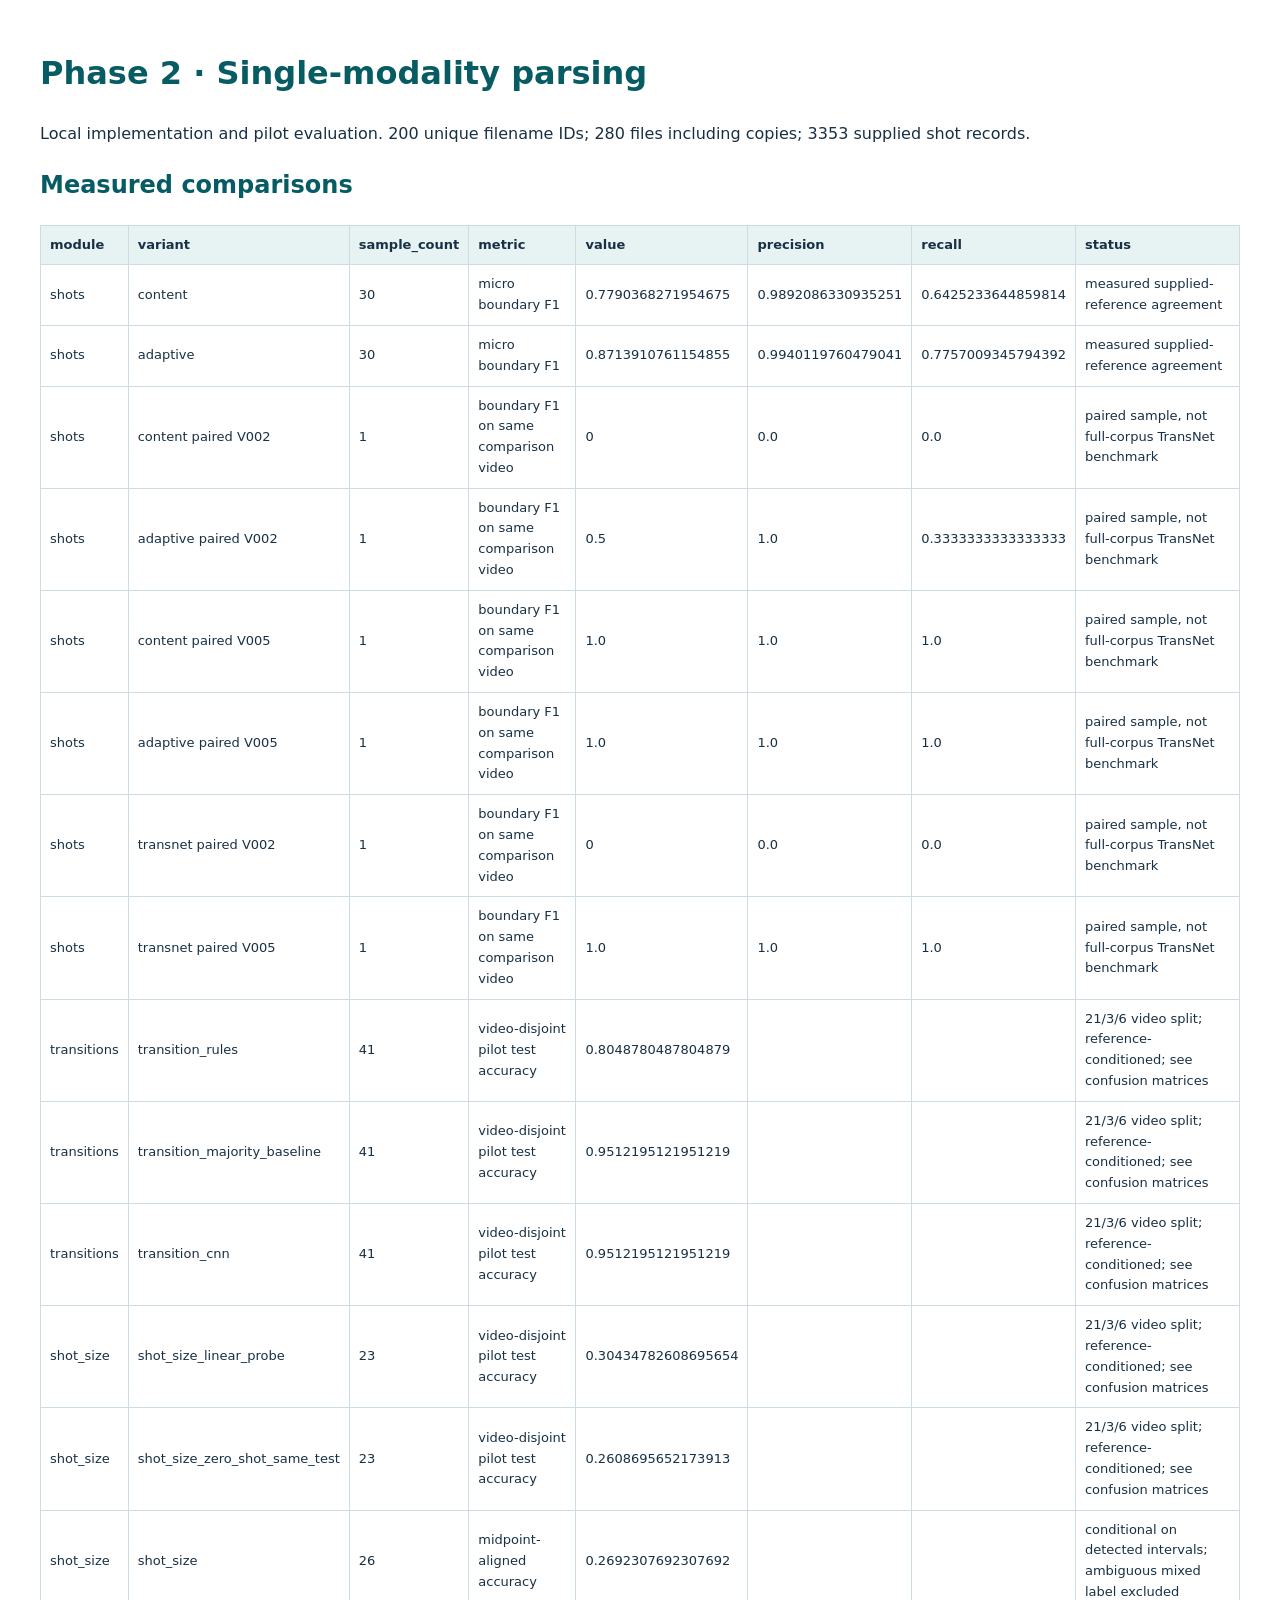
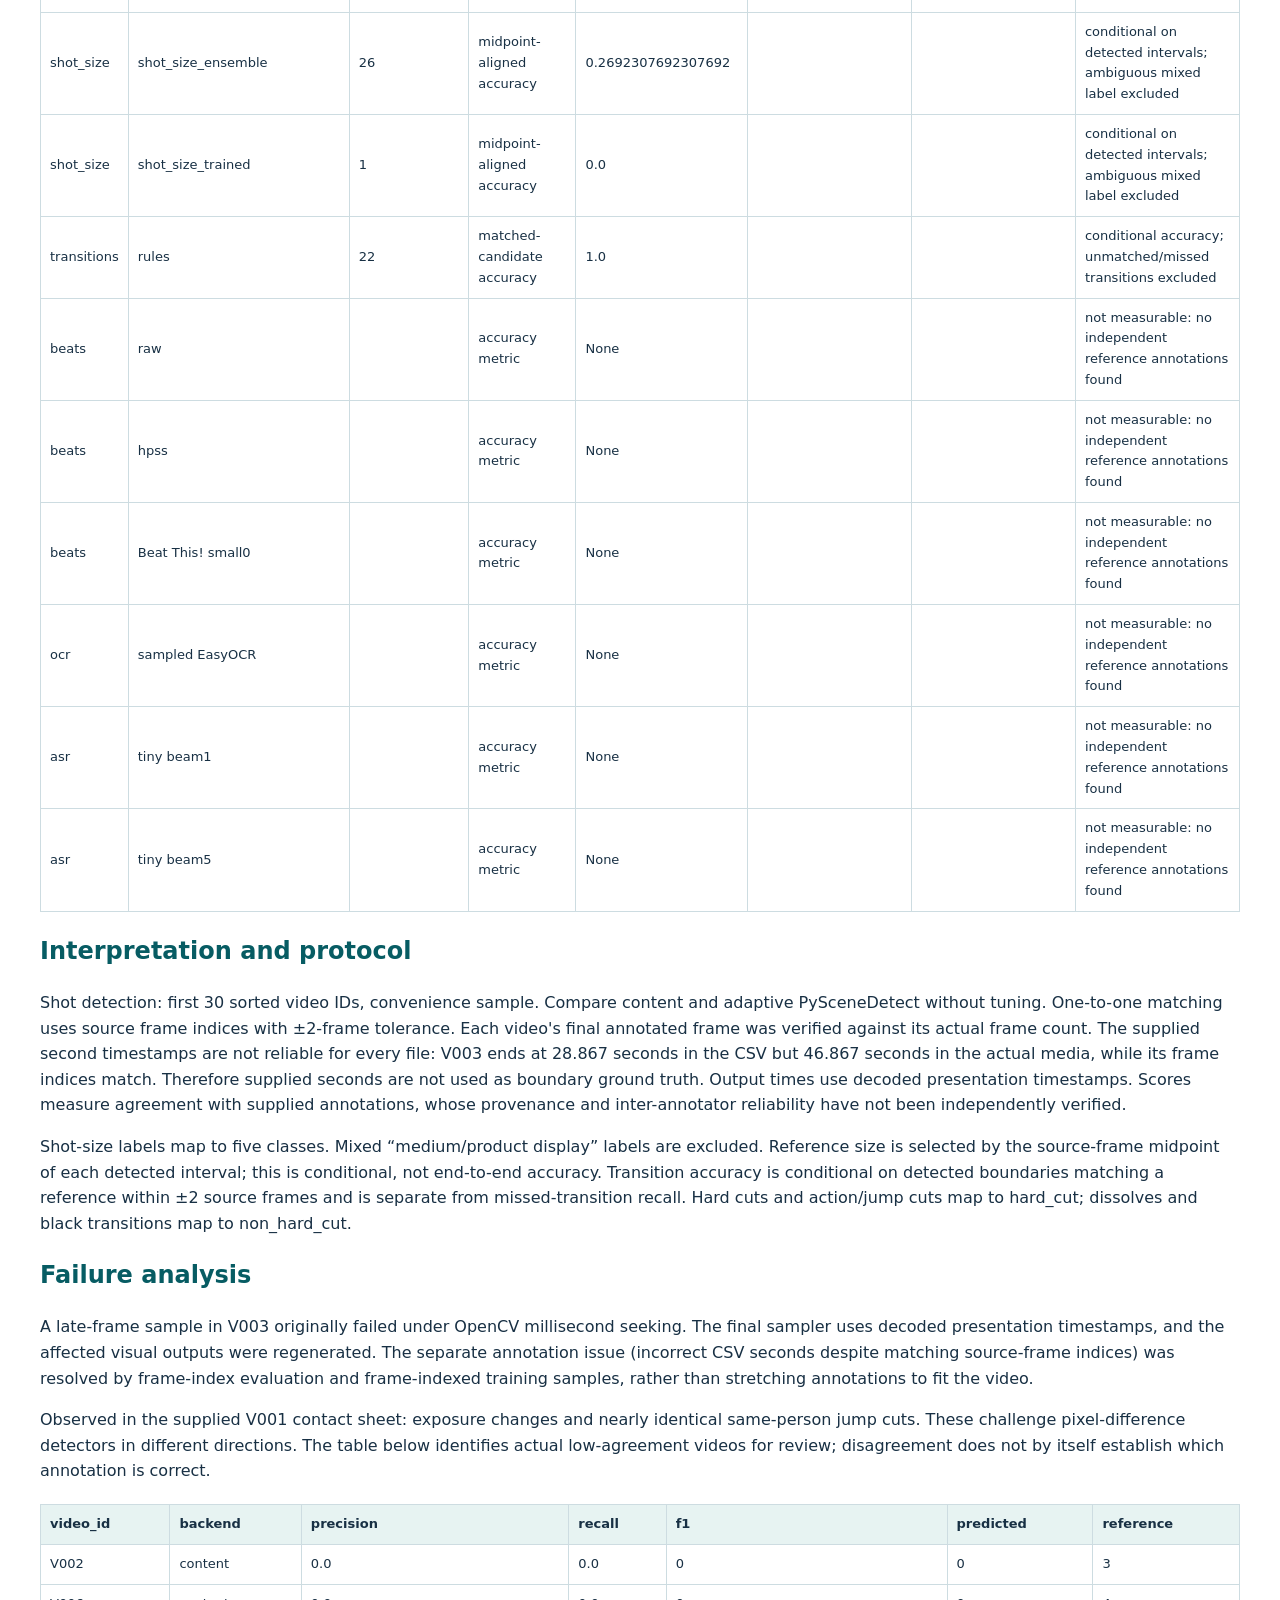
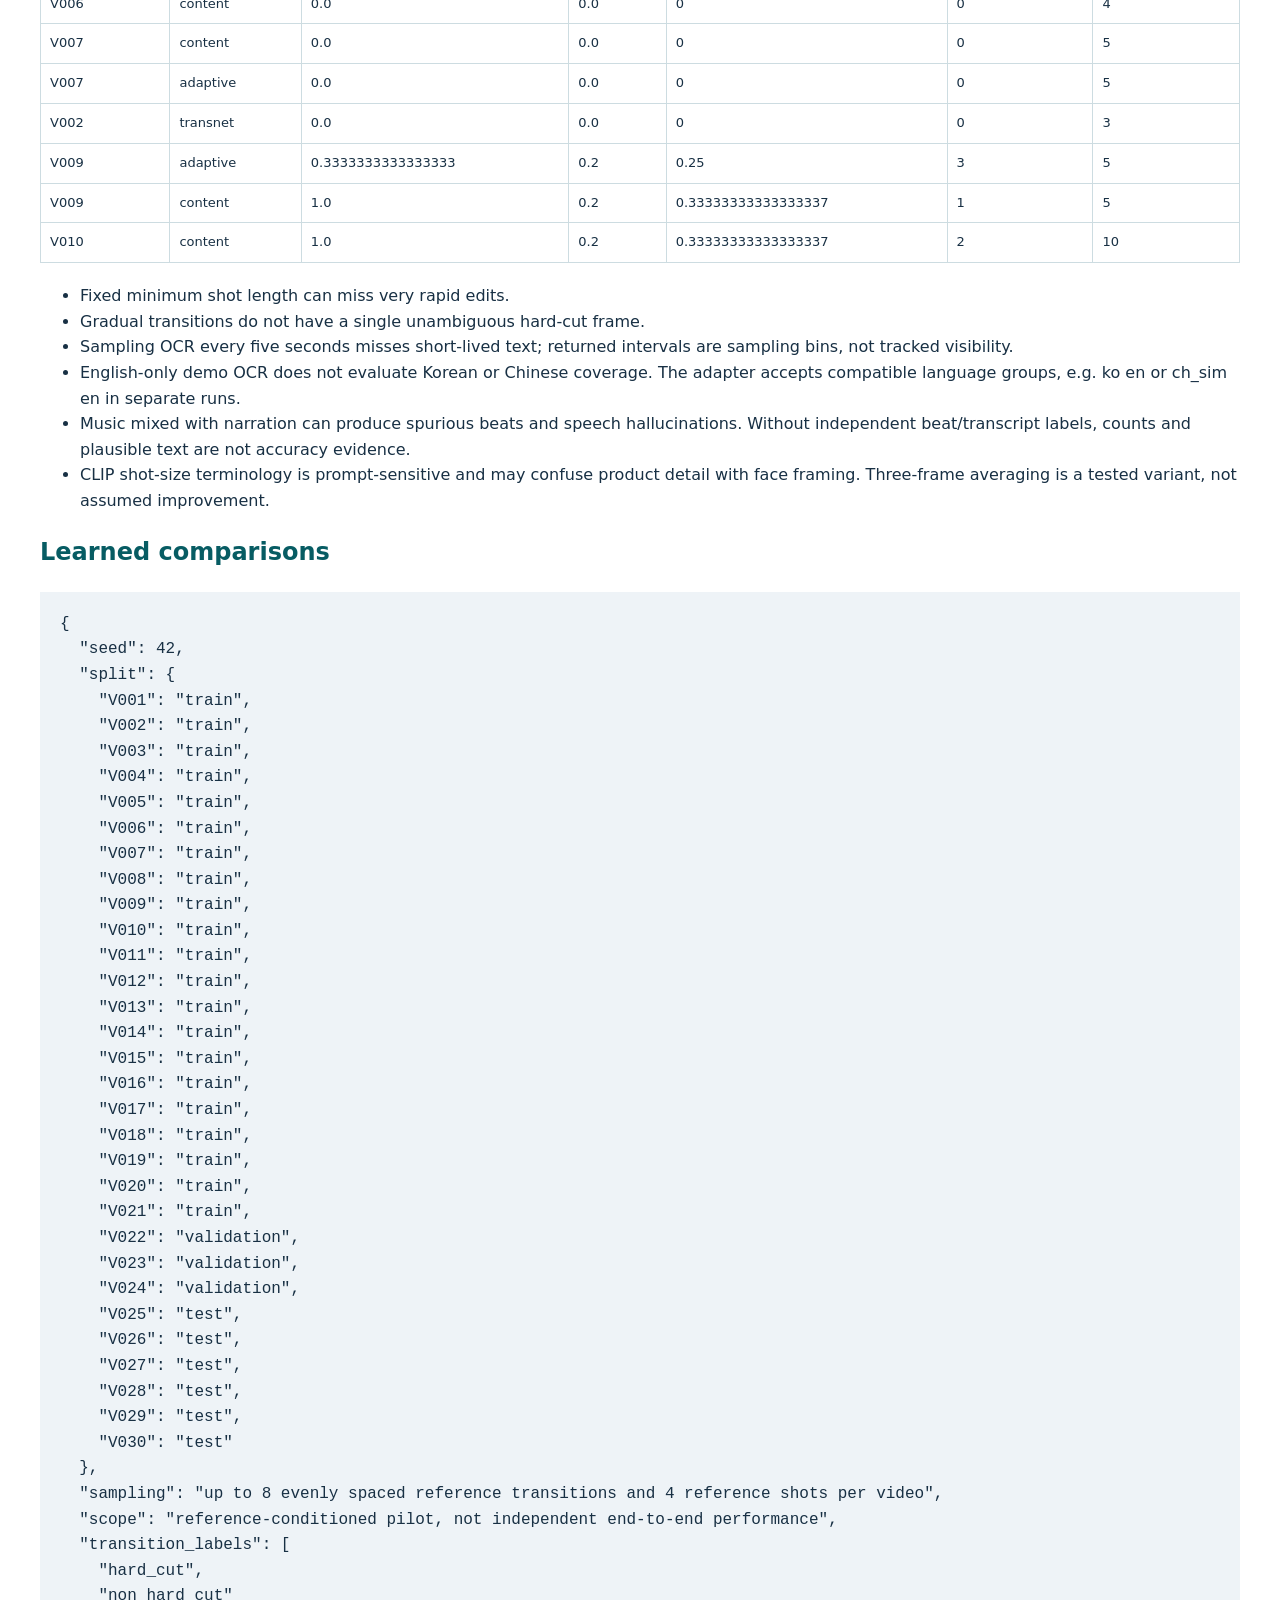
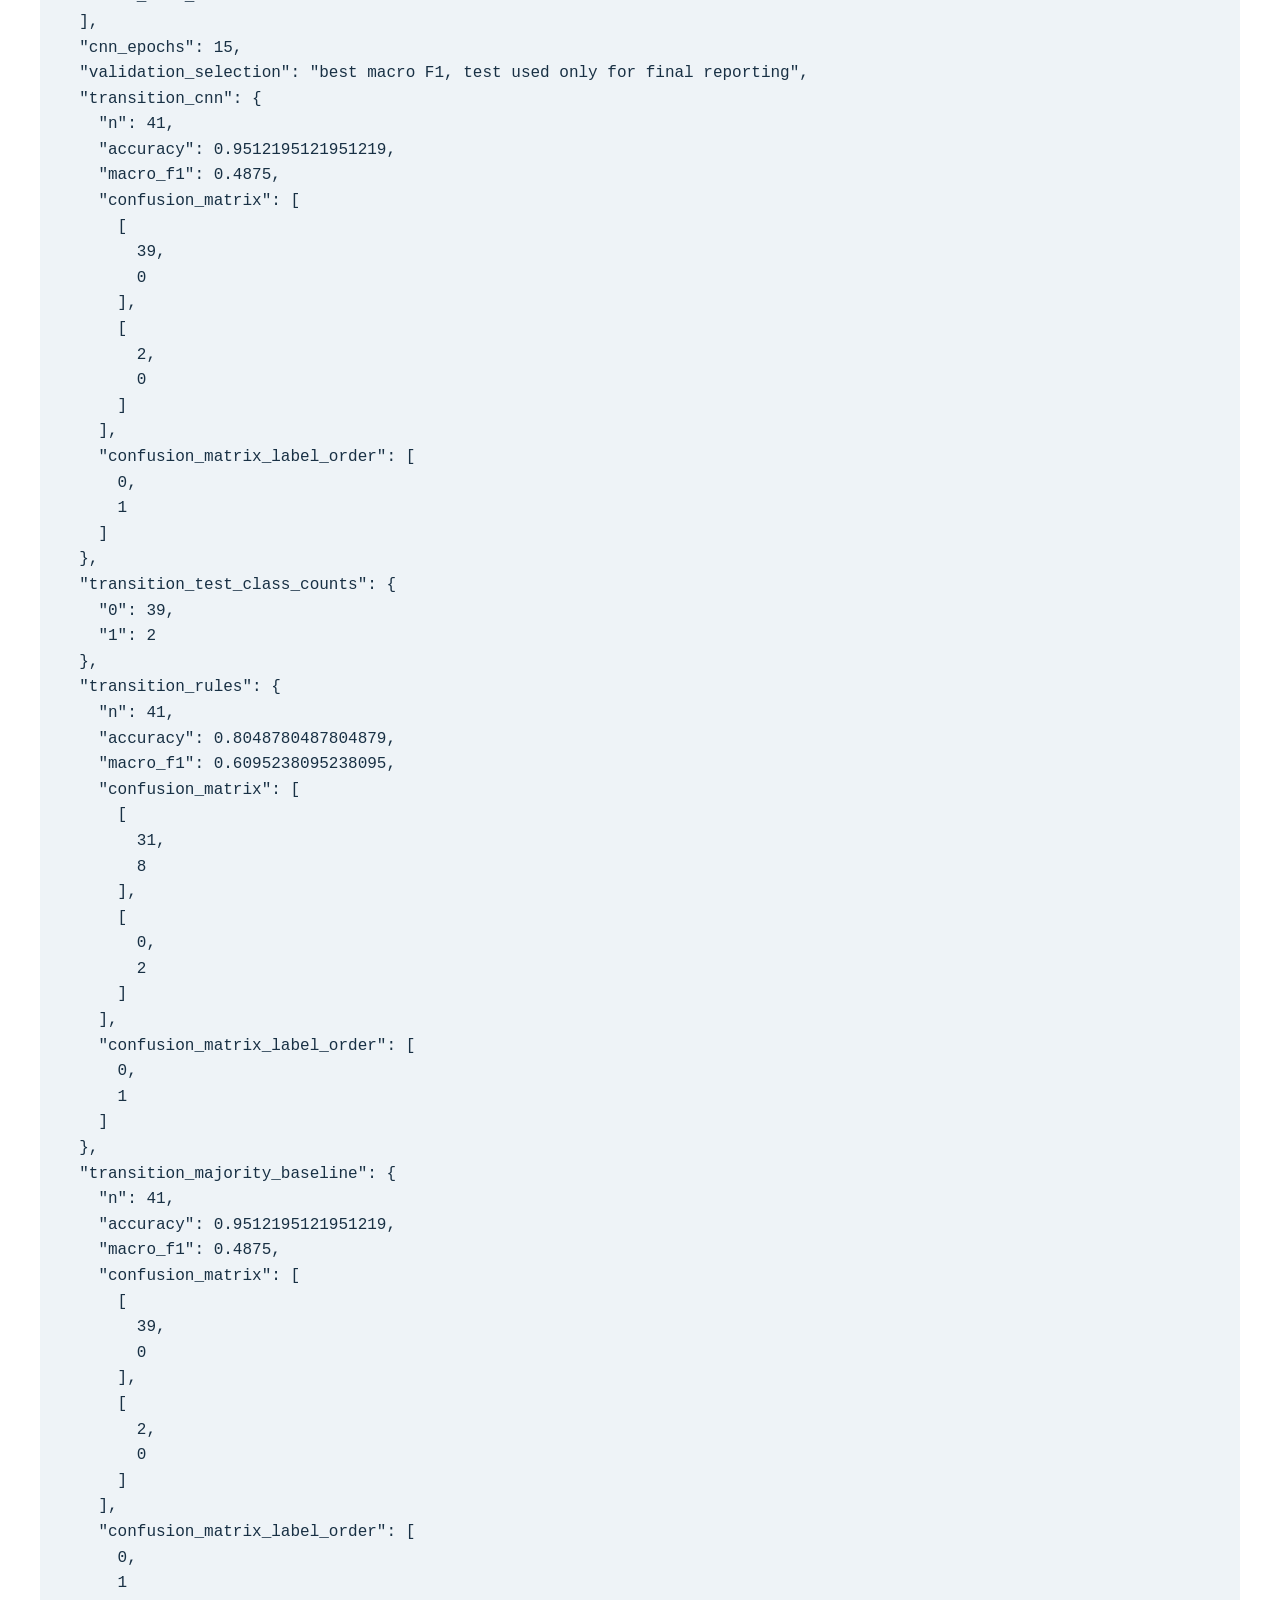
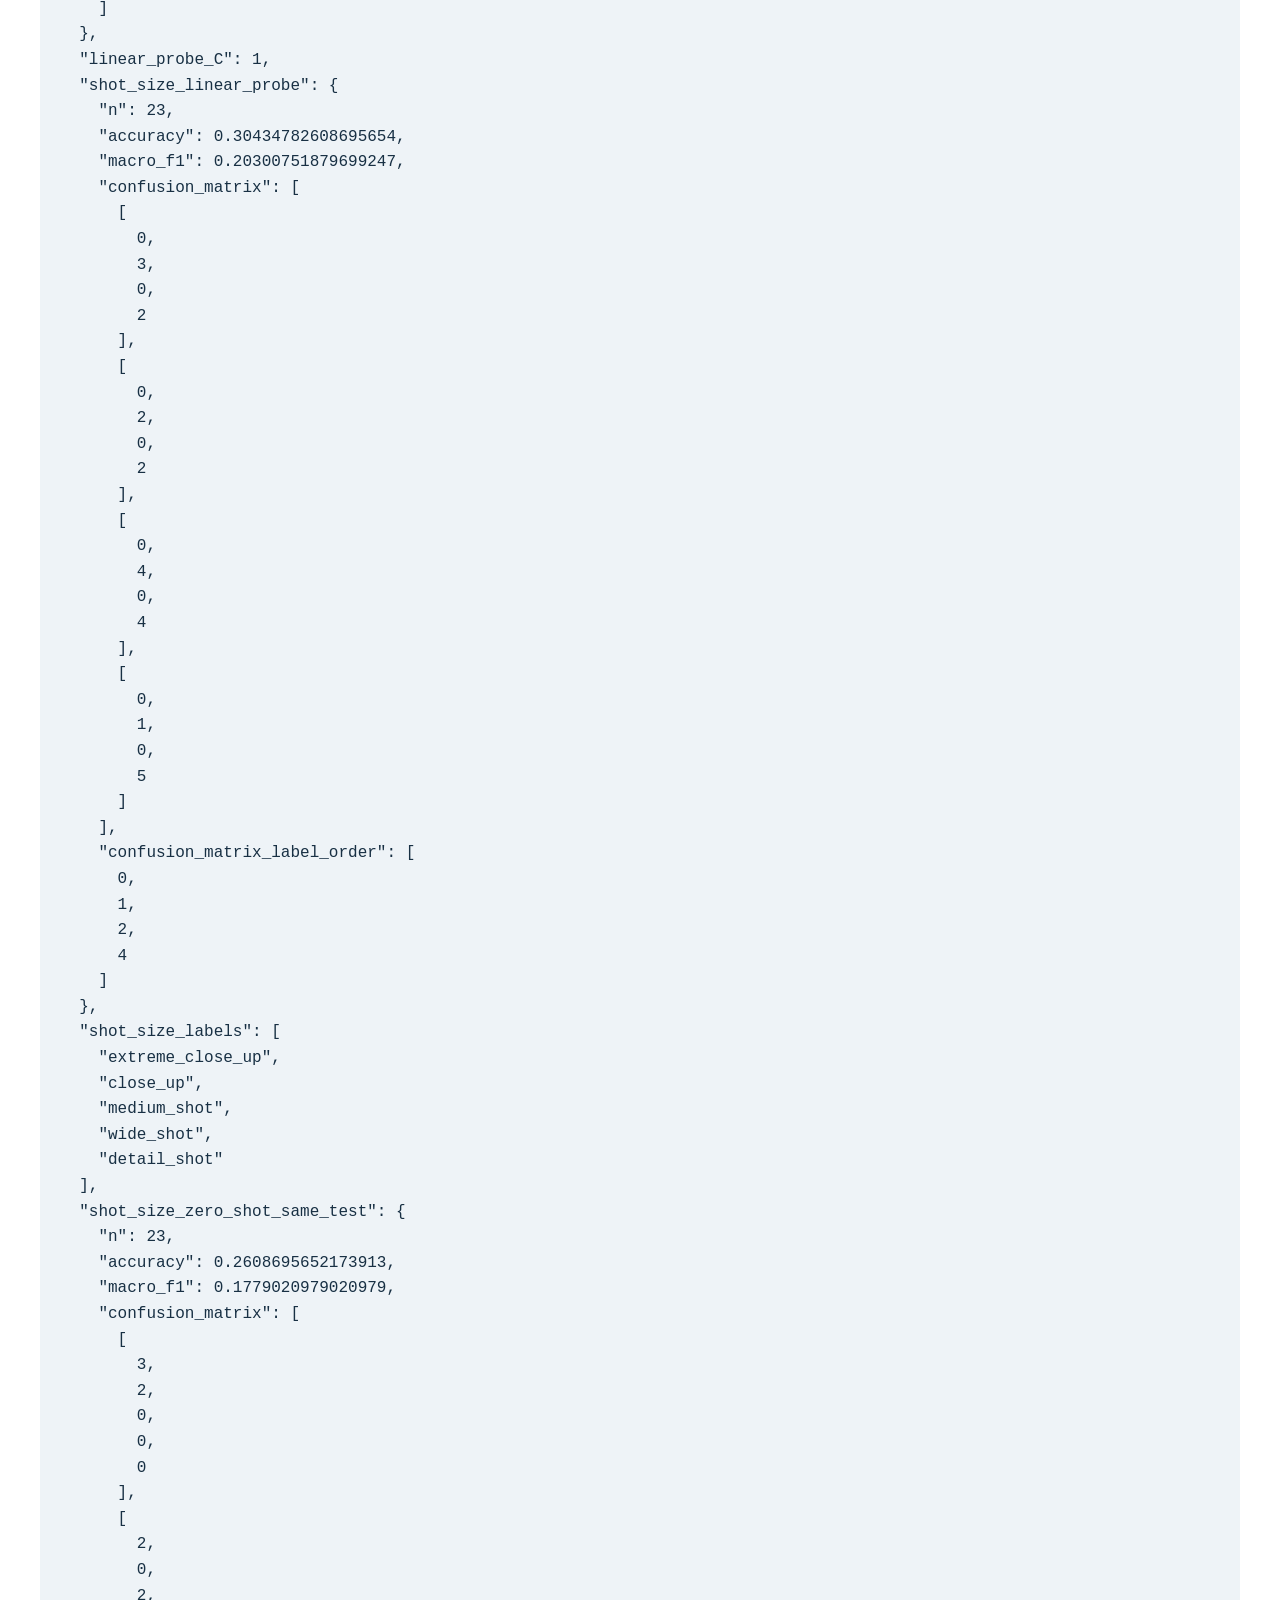
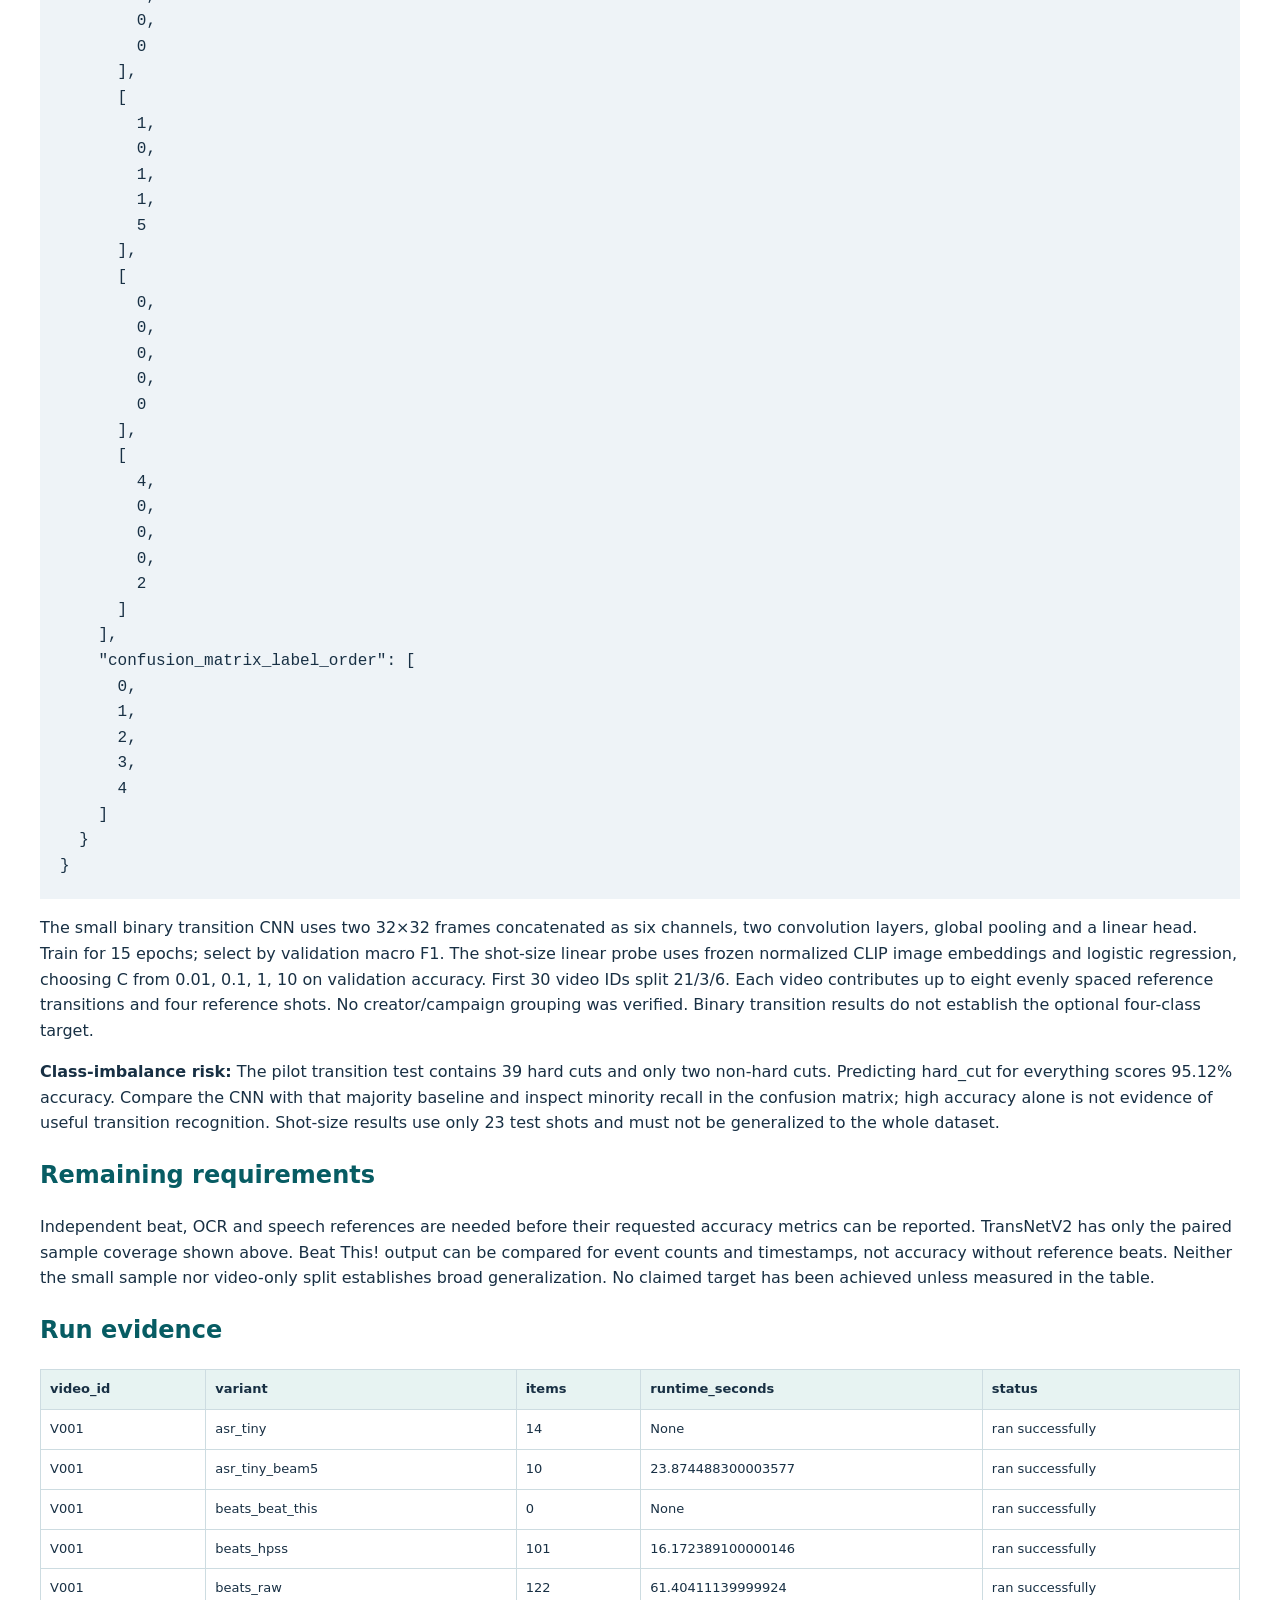
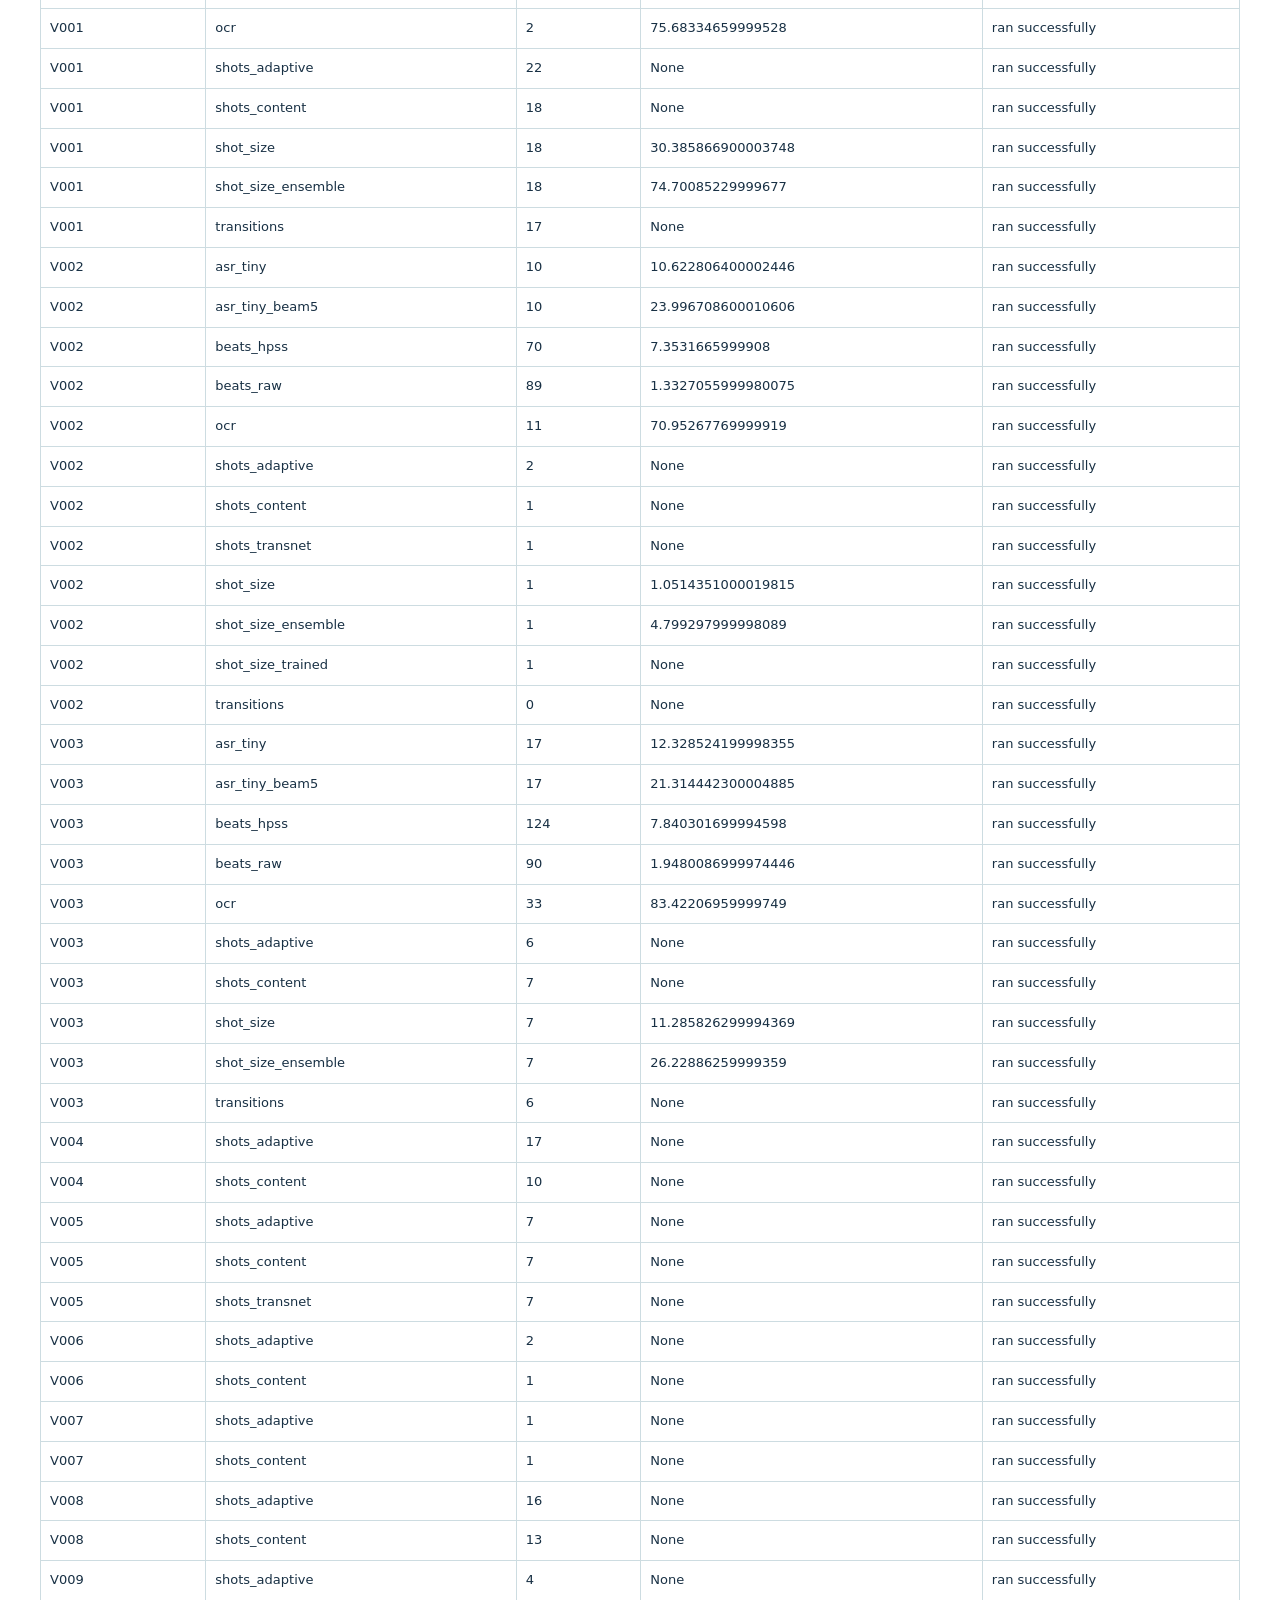
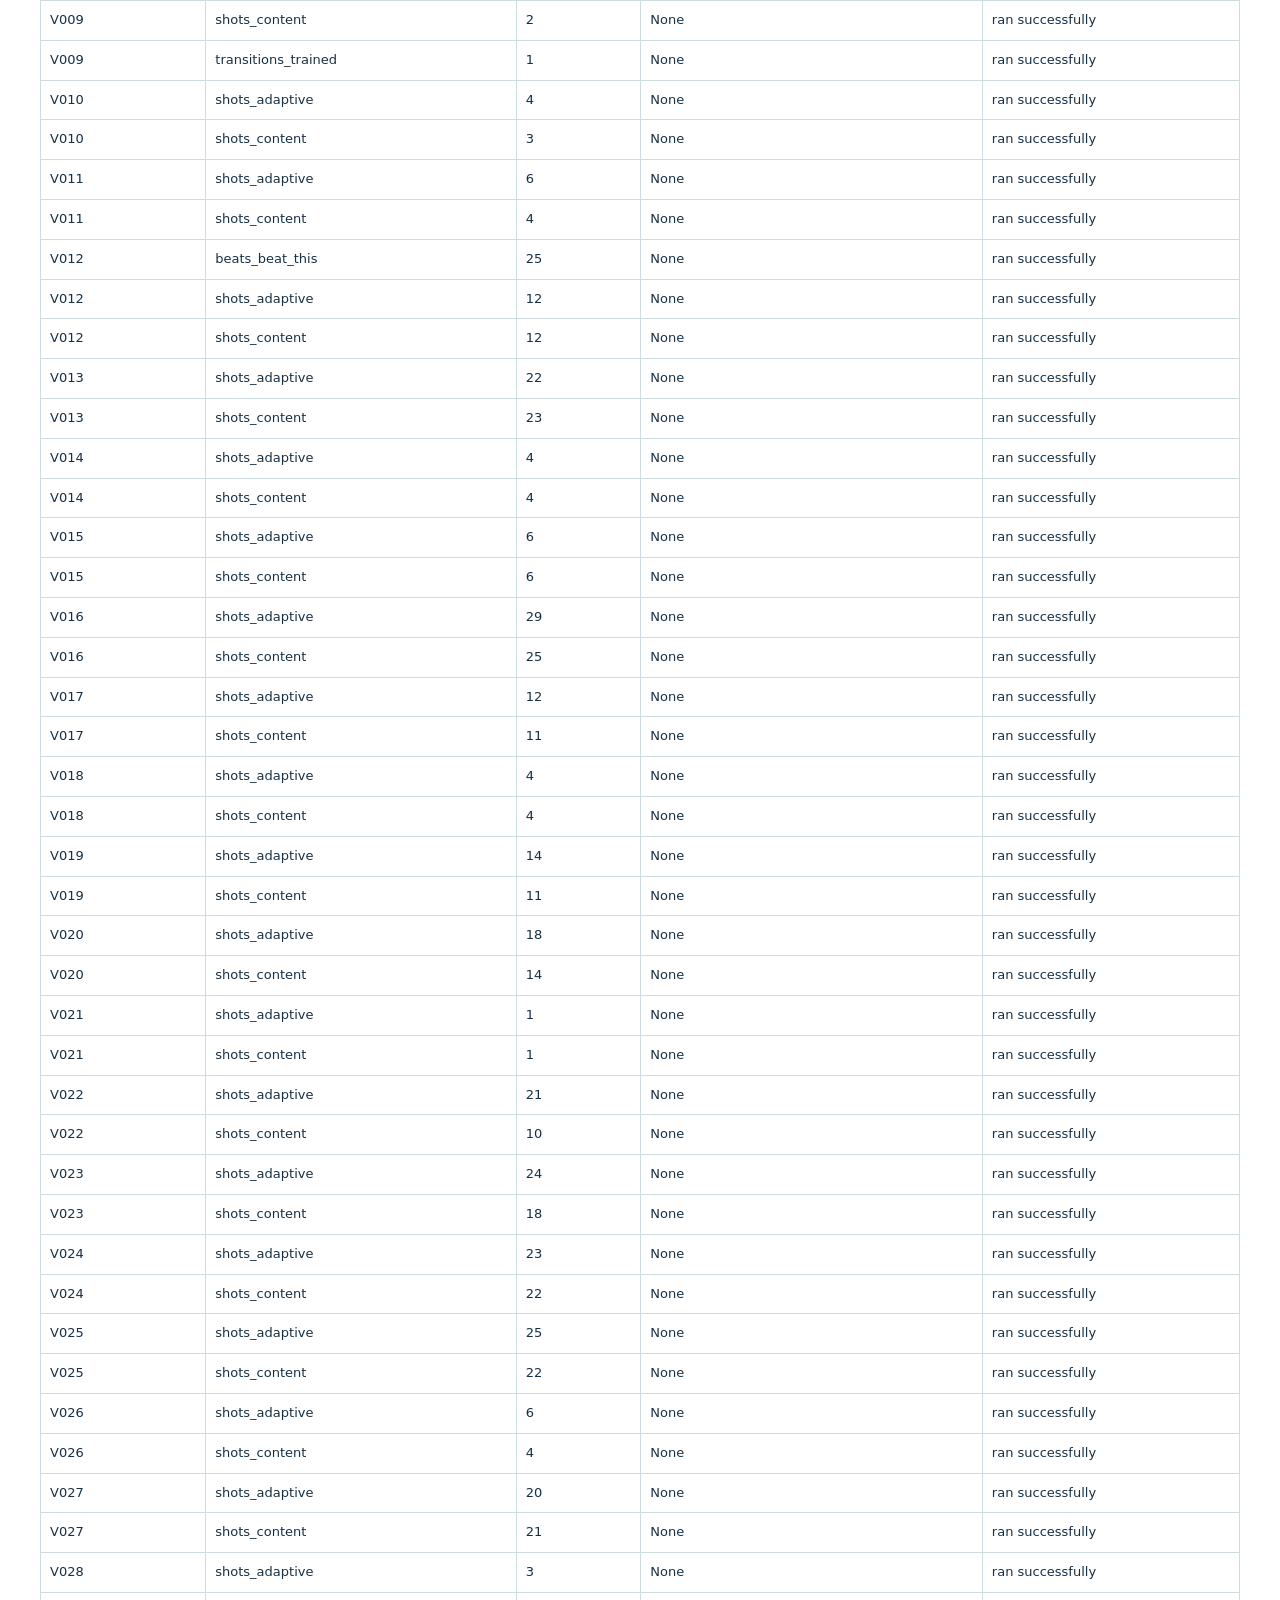
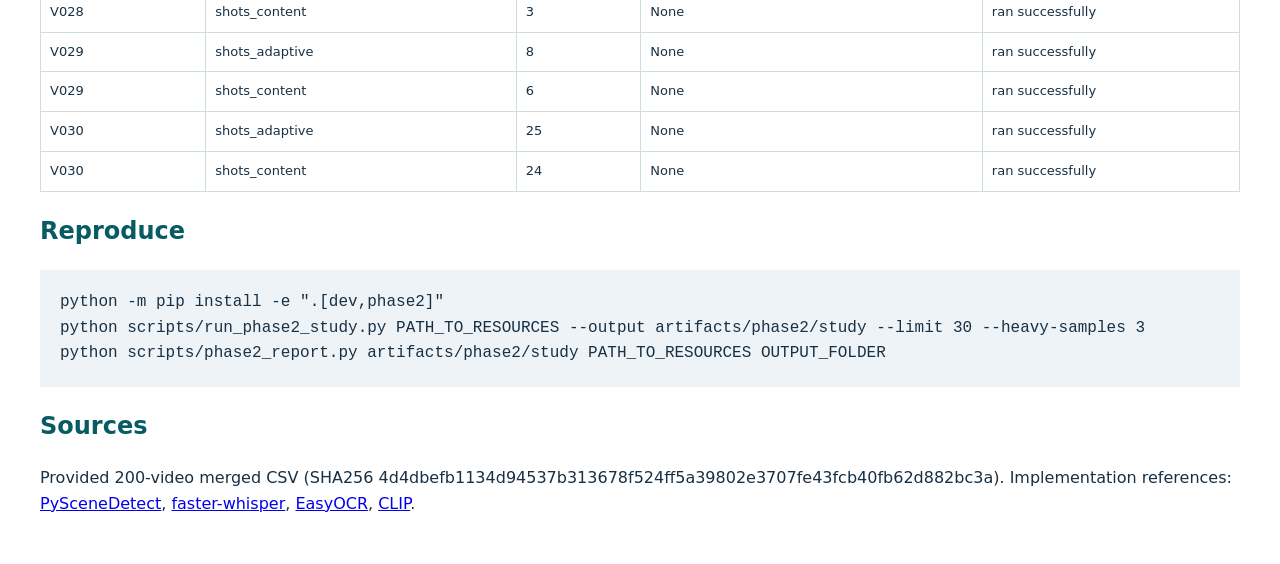
<file: reports/phase2/Phase_2_Report.html>
<!doctype html><html lang="en"><meta charset="utf-8"><title>Phase 2 report</title><style>body{font:16px/1.6 system-ui;max-width:1200px;margin:48px auto;padding:0 24px;color:#183044}h1,h2{color:#075c63}table{border-collapse:collapse;width:100%;font-size:13px;margin:20px 0}td,th{padding:9px;border:1px solid #cddce1;text-align:left}th{background:#e7f3f2}pre{background:#eef3f7;padding:20px;white-space:pre-wrap}</style><h1>Phase 2 · Single-modality parsing</h1>
    <p>Local implementation and pilot evaluation. 200 unique filename IDs;
    280 files including copies; 3353 supplied shot records.</p>
    <h2>Measured comparisons</h2><table><tr><th>module</th><th>variant</th><th>sample_count</th><th>metric</th><th>value</th><th>precision</th><th>recall</th><th>status</th></tr><tr><td>shots</td><td>content</td><td>30</td><td>micro boundary F1</td><td>0.7790368271954675</td><td>0.9892086330935251</td><td>0.6425233644859814</td><td>measured supplied-reference agreement</td></tr><tr><td>shots</td><td>adaptive</td><td>30</td><td>micro boundary F1</td><td>0.8713910761154855</td><td>0.9940119760479041</td><td>0.7757009345794392</td><td>measured supplied-reference agreement</td></tr><tr><td>shots</td><td>content paired V002</td><td>1</td><td>boundary F1 on same comparison video</td><td>0</td><td>0.0</td><td>0.0</td><td>paired sample, not full-corpus TransNet benchmark</td></tr><tr><td>shots</td><td>adaptive paired V002</td><td>1</td><td>boundary F1 on same comparison video</td><td>0.5</td><td>1.0</td><td>0.3333333333333333</td><td>paired sample, not full-corpus TransNet benchmark</td></tr><tr><td>shots</td><td>content paired V005</td><td>1</td><td>boundary F1 on same comparison video</td><td>1.0</td><td>1.0</td><td>1.0</td><td>paired sample, not full-corpus TransNet benchmark</td></tr><tr><td>shots</td><td>adaptive paired V005</td><td>1</td><td>boundary F1 on same comparison video</td><td>1.0</td><td>1.0</td><td>1.0</td><td>paired sample, not full-corpus TransNet benchmark</td></tr><tr><td>shots</td><td>transnet paired V002</td><td>1</td><td>boundary F1 on same comparison video</td><td>0</td><td>0.0</td><td>0.0</td><td>paired sample, not full-corpus TransNet benchmark</td></tr><tr><td>shots</td><td>transnet paired V005</td><td>1</td><td>boundary F1 on same comparison video</td><td>1.0</td><td>1.0</td><td>1.0</td><td>paired sample, not full-corpus TransNet benchmark</td></tr><tr><td>transitions</td><td>transition_rules</td><td>41</td><td>video-disjoint pilot test accuracy</td><td>0.8048780487804879</td><td></td><td></td><td>21/3/6 video split; reference-conditioned; see confusion matrices</td></tr><tr><td>transitions</td><td>transition_majority_baseline</td><td>41</td><td>video-disjoint pilot test accuracy</td><td>0.9512195121951219</td><td></td><td></td><td>21/3/6 video split; reference-conditioned; see confusion matrices</td></tr><tr><td>transitions</td><td>transition_cnn</td><td>41</td><td>video-disjoint pilot test accuracy</td><td>0.9512195121951219</td><td></td><td></td><td>21/3/6 video split; reference-conditioned; see confusion matrices</td></tr><tr><td>shot_size</td><td>shot_size_linear_probe</td><td>23</td><td>video-disjoint pilot test accuracy</td><td>0.30434782608695654</td><td></td><td></td><td>21/3/6 video split; reference-conditioned; see confusion matrices</td></tr><tr><td>shot_size</td><td>shot_size_zero_shot_same_test</td><td>23</td><td>video-disjoint pilot test accuracy</td><td>0.2608695652173913</td><td></td><td></td><td>21/3/6 video split; reference-conditioned; see confusion matrices</td></tr><tr><td>shot_size</td><td>shot_size</td><td>26</td><td>midpoint-aligned accuracy</td><td>0.2692307692307692</td><td></td><td></td><td>conditional on detected intervals; ambiguous mixed label excluded</td></tr><tr><td>shot_size</td><td>shot_size_ensemble</td><td>26</td><td>midpoint-aligned accuracy</td><td>0.2692307692307692</td><td></td><td></td><td>conditional on detected intervals; ambiguous mixed label excluded</td></tr><tr><td>shot_size</td><td>shot_size_trained</td><td>1</td><td>midpoint-aligned accuracy</td><td>0.0</td><td></td><td></td><td>conditional on detected intervals; ambiguous mixed label excluded</td></tr><tr><td>transitions</td><td>rules</td><td>22</td><td>matched-candidate accuracy</td><td>1.0</td><td></td><td></td><td>conditional accuracy; unmatched/missed transitions excluded</td></tr><tr><td>beats</td><td>raw</td><td></td><td>accuracy metric</td><td>None</td><td></td><td></td><td>not measurable: no independent reference annotations found</td></tr><tr><td>beats</td><td>hpss</td><td></td><td>accuracy metric</td><td>None</td><td></td><td></td><td>not measurable: no independent reference annotations found</td></tr><tr><td>beats</td><td>Beat This! small0</td><td></td><td>accuracy metric</td><td>None</td><td></td><td></td><td>not measurable: no independent reference annotations found</td></tr><tr><td>ocr</td><td>sampled EasyOCR</td><td></td><td>accuracy metric</td><td>None</td><td></td><td></td><td>not measurable: no independent reference annotations found</td></tr><tr><td>asr</td><td>tiny beam1</td><td></td><td>accuracy metric</td><td>None</td><td></td><td></td><td>not measurable: no independent reference annotations found</td></tr><tr><td>asr</td><td>tiny beam5</td><td></td><td>accuracy metric</td><td>None</td><td></td><td></td><td>not measurable: no independent reference annotations found</td></tr></table>
    <h2>Interpretation and protocol</h2>
    <p>Shot detection: first 30 sorted video IDs, convenience sample. Compare content and adaptive PySceneDetect without tuning. One-to-one matching uses source frame indices with ±2-frame tolerance. Each video's final annotated frame was verified against its actual frame count. The supplied second timestamps are not reliable for every file: V003 ends at 28.867 seconds in the CSV but 46.867 seconds in the actual media, while its frame indices match. Therefore supplied seconds are not used as boundary ground truth. Output times use decoded presentation timestamps. Scores measure agreement with supplied annotations, whose provenance and inter-annotator reliability have not been independently verified.</p>
    <p>Shot-size labels map to five classes. Mixed “medium/product display” labels are excluded. Reference size is selected by the source-frame midpoint of each detected interval; this is conditional, not end-to-end accuracy. Transition accuracy is conditional on detected boundaries matching a reference within ±2 source frames and is separate from missed-transition recall. Hard cuts and action/jump cuts map to hard_cut; dissolves and black transitions map to non_hard_cut.</p>
    <h2>Failure analysis</h2>
    <p>A late-frame sample in V003 originally failed under OpenCV millisecond seeking. The final sampler uses decoded presentation timestamps, and the affected visual outputs were regenerated. The separate annotation issue (incorrect CSV seconds despite matching source-frame indices) was resolved by frame-index evaluation and frame-indexed training samples, rather than stretching annotations to fit the video.</p>
    <p>Observed in the supplied V001 contact sheet: exposure changes and nearly identical same-person jump cuts. These challenge pixel-difference detectors in different directions. The table below identifies actual low-agreement videos for review; disagreement does not by itself establish which annotation is correct.</p>
    <table><tr><th>video_id</th><th>backend</th><th>precision</th><th>recall</th><th>f1</th><th>predicted</th><th>reference</th></tr><tr><td>V002</td><td>content</td><td>0.0</td><td>0.0</td><td>0</td><td>0</td><td>3</td></tr><tr><td>V006</td><td>content</td><td>0.0</td><td>0.0</td><td>0</td><td>0</td><td>4</td></tr><tr><td>V007</td><td>content</td><td>0.0</td><td>0.0</td><td>0</td><td>0</td><td>5</td></tr><tr><td>V007</td><td>adaptive</td><td>0.0</td><td>0.0</td><td>0</td><td>0</td><td>5</td></tr><tr><td>V002</td><td>transnet</td><td>0.0</td><td>0.0</td><td>0</td><td>0</td><td>3</td></tr><tr><td>V009</td><td>adaptive</td><td>0.3333333333333333</td><td>0.2</td><td>0.25</td><td>3</td><td>5</td></tr><tr><td>V009</td><td>content</td><td>1.0</td><td>0.2</td><td>0.33333333333333337</td><td>1</td><td>5</td></tr><tr><td>V010</td><td>content</td><td>1.0</td><td>0.2</td><td>0.33333333333333337</td><td>2</td><td>10</td></tr></table>
    <ul><li>Fixed minimum shot length can miss very rapid edits.</li><li>Gradual transitions do not have a single unambiguous hard-cut frame.</li><li>Sampling OCR every five seconds misses short-lived text; returned intervals are sampling bins, not tracked visibility.</li><li>English-only demo OCR does not evaluate Korean or Chinese coverage. The adapter accepts compatible language groups, e.g. ko en or ch_sim en in separate runs.</li><li>Music mixed with narration can produce spurious beats and speech hallucinations. Without independent beat/transcript labels, counts and plausible text are not accuracy evidence.</li><li>CLIP shot-size terminology is prompt-sensitive and may confuse product detail with face framing. Three-frame averaging is a tested variant, not assumed improvement.</li></ul>
    <h2>Learned comparisons</h2><pre>{
  &quot;seed&quot;: 42,
  &quot;split&quot;: {
    &quot;V001&quot;: &quot;train&quot;,
    &quot;V002&quot;: &quot;train&quot;,
    &quot;V003&quot;: &quot;train&quot;,
    &quot;V004&quot;: &quot;train&quot;,
    &quot;V005&quot;: &quot;train&quot;,
    &quot;V006&quot;: &quot;train&quot;,
    &quot;V007&quot;: &quot;train&quot;,
    &quot;V008&quot;: &quot;train&quot;,
    &quot;V009&quot;: &quot;train&quot;,
    &quot;V010&quot;: &quot;train&quot;,
    &quot;V011&quot;: &quot;train&quot;,
    &quot;V012&quot;: &quot;train&quot;,
    &quot;V013&quot;: &quot;train&quot;,
    &quot;V014&quot;: &quot;train&quot;,
    &quot;V015&quot;: &quot;train&quot;,
    &quot;V016&quot;: &quot;train&quot;,
    &quot;V017&quot;: &quot;train&quot;,
    &quot;V018&quot;: &quot;train&quot;,
    &quot;V019&quot;: &quot;train&quot;,
    &quot;V020&quot;: &quot;train&quot;,
    &quot;V021&quot;: &quot;train&quot;,
    &quot;V022&quot;: &quot;validation&quot;,
    &quot;V023&quot;: &quot;validation&quot;,
    &quot;V024&quot;: &quot;validation&quot;,
    &quot;V025&quot;: &quot;test&quot;,
    &quot;V026&quot;: &quot;test&quot;,
    &quot;V027&quot;: &quot;test&quot;,
    &quot;V028&quot;: &quot;test&quot;,
    &quot;V029&quot;: &quot;test&quot;,
    &quot;V030&quot;: &quot;test&quot;
  },
  &quot;sampling&quot;: &quot;up to 8 evenly spaced reference transitions and 4 reference shots per video&quot;,
  &quot;scope&quot;: &quot;reference-conditioned pilot, not independent end-to-end performance&quot;,
  &quot;transition_labels&quot;: [
    &quot;hard_cut&quot;,
    &quot;non_hard_cut&quot;
  ],
  &quot;cnn_epochs&quot;: 15,
  &quot;validation_selection&quot;: &quot;best macro F1, test used only for final reporting&quot;,
  &quot;transition_cnn&quot;: {
    &quot;n&quot;: 41,
    &quot;accuracy&quot;: 0.9512195121951219,
    &quot;macro_f1&quot;: 0.4875,
    &quot;confusion_matrix&quot;: [
      [
        39,
        0
      ],
      [
        2,
        0
      ]
    ],
    &quot;confusion_matrix_label_order&quot;: [
      0,
      1
    ]
  },
  &quot;transition_test_class_counts&quot;: {
    &quot;0&quot;: 39,
    &quot;1&quot;: 2
  },
  &quot;transition_rules&quot;: {
    &quot;n&quot;: 41,
    &quot;accuracy&quot;: 0.8048780487804879,
    &quot;macro_f1&quot;: 0.6095238095238095,
    &quot;confusion_matrix&quot;: [
      [
        31,
        8
      ],
      [
        0,
        2
      ]
    ],
    &quot;confusion_matrix_label_order&quot;: [
      0,
      1
    ]
  },
  &quot;transition_majority_baseline&quot;: {
    &quot;n&quot;: 41,
    &quot;accuracy&quot;: 0.9512195121951219,
    &quot;macro_f1&quot;: 0.4875,
    &quot;confusion_matrix&quot;: [
      [
        39,
        0
      ],
      [
        2,
        0
      ]
    ],
    &quot;confusion_matrix_label_order&quot;: [
      0,
      1
    ]
  },
  &quot;linear_probe_C&quot;: 1,
  &quot;shot_size_linear_probe&quot;: {
    &quot;n&quot;: 23,
    &quot;accuracy&quot;: 0.30434782608695654,
    &quot;macro_f1&quot;: 0.20300751879699247,
    &quot;confusion_matrix&quot;: [
      [
        0,
        3,
        0,
        2
      ],
      [
        0,
        2,
        0,
        2
      ],
      [
        0,
        4,
        0,
        4
      ],
      [
        0,
        1,
        0,
        5
      ]
    ],
    &quot;confusion_matrix_label_order&quot;: [
      0,
      1,
      2,
      4
    ]
  },
  &quot;shot_size_labels&quot;: [
    &quot;extreme_close_up&quot;,
    &quot;close_up&quot;,
    &quot;medium_shot&quot;,
    &quot;wide_shot&quot;,
    &quot;detail_shot&quot;
  ],
  &quot;shot_size_zero_shot_same_test&quot;: {
    &quot;n&quot;: 23,
    &quot;accuracy&quot;: 0.2608695652173913,
    &quot;macro_f1&quot;: 0.1779020979020979,
    &quot;confusion_matrix&quot;: [
      [
        3,
        2,
        0,
        0,
        0
      ],
      [
        2,
        0,
        2,
        0,
        0
      ],
      [
        1,
        0,
        1,
        1,
        5
      ],
      [
        0,
        0,
        0,
        0,
        0
      ],
      [
        4,
        0,
        0,
        0,
        2
      ]
    ],
    &quot;confusion_matrix_label_order&quot;: [
      0,
      1,
      2,
      3,
      4
    ]
  }
}</pre>
    <p>The small binary transition CNN uses two 32×32 frames concatenated as six channels, two convolution layers, global pooling and a linear head. Train for 15 epochs; select by validation macro F1. The shot-size linear probe uses frozen normalized CLIP image embeddings and logistic regression, choosing C from 0.01, 0.1, 1, 10 on validation accuracy. First 30 video IDs split 21/3/6. Each video contributes up to eight evenly spaced reference transitions and four reference shots. No creator/campaign grouping was verified. Binary transition results do not establish the optional four-class target.</p>
    <p><strong>Class-imbalance risk:</strong> The pilot transition test contains 39 hard cuts and only two non-hard cuts. Predicting hard_cut for everything scores 95.12% accuracy. Compare the CNN with that majority baseline and inspect minority recall in the confusion matrix; high accuracy alone is not evidence of useful transition recognition. Shot-size results use only 23 test shots and must not be generalized to the whole dataset.</p>
    <h2>Remaining requirements</h2><p>Independent beat, OCR and speech references are needed before their requested accuracy metrics can be reported. TransNetV2 has only the paired sample coverage shown above. Beat This! output can be compared for event counts and timestamps, not accuracy without reference beats. Neither the small sample nor video-only split establishes broad generalization. No claimed target has been achieved unless measured in the table.</p>
    <h2>Run evidence</h2><table><tr><th>video_id</th><th>variant</th><th>items</th><th>runtime_seconds</th><th>status</th></tr><tr><td>V001</td><td>asr_tiny</td><td>14</td><td>None</td><td>ran successfully</td></tr><tr><td>V001</td><td>asr_tiny_beam5</td><td>10</td><td>23.874488300003577</td><td>ran successfully</td></tr><tr><td>V001</td><td>beats_beat_this</td><td>0</td><td>None</td><td>ran successfully</td></tr><tr><td>V001</td><td>beats_hpss</td><td>101</td><td>16.172389100000146</td><td>ran successfully</td></tr><tr><td>V001</td><td>beats_raw</td><td>122</td><td>61.40411139999924</td><td>ran successfully</td></tr><tr><td>V001</td><td>ocr</td><td>2</td><td>75.68334659999528</td><td>ran successfully</td></tr><tr><td>V001</td><td>shots_adaptive</td><td>22</td><td>None</td><td>ran successfully</td></tr><tr><td>V001</td><td>shots_content</td><td>18</td><td>None</td><td>ran successfully</td></tr><tr><td>V001</td><td>shot_size</td><td>18</td><td>30.385866900003748</td><td>ran successfully</td></tr><tr><td>V001</td><td>shot_size_ensemble</td><td>18</td><td>74.70085229999677</td><td>ran successfully</td></tr><tr><td>V001</td><td>transitions</td><td>17</td><td>None</td><td>ran successfully</td></tr><tr><td>V002</td><td>asr_tiny</td><td>10</td><td>10.622806400002446</td><td>ran successfully</td></tr><tr><td>V002</td><td>asr_tiny_beam5</td><td>10</td><td>23.996708600010606</td><td>ran successfully</td></tr><tr><td>V002</td><td>beats_hpss</td><td>70</td><td>7.3531665999908</td><td>ran successfully</td></tr><tr><td>V002</td><td>beats_raw</td><td>89</td><td>1.3327055999980075</td><td>ran successfully</td></tr><tr><td>V002</td><td>ocr</td><td>11</td><td>70.95267769999919</td><td>ran successfully</td></tr><tr><td>V002</td><td>shots_adaptive</td><td>2</td><td>None</td><td>ran successfully</td></tr><tr><td>V002</td><td>shots_content</td><td>1</td><td>None</td><td>ran successfully</td></tr><tr><td>V002</td><td>shots_transnet</td><td>1</td><td>None</td><td>ran successfully</td></tr><tr><td>V002</td><td>shot_size</td><td>1</td><td>1.0514351000019815</td><td>ran successfully</td></tr><tr><td>V002</td><td>shot_size_ensemble</td><td>1</td><td>4.799297999998089</td><td>ran successfully</td></tr><tr><td>V002</td><td>shot_size_trained</td><td>1</td><td>None</td><td>ran successfully</td></tr><tr><td>V002</td><td>transitions</td><td>0</td><td>None</td><td>ran successfully</td></tr><tr><td>V003</td><td>asr_tiny</td><td>17</td><td>12.328524199998355</td><td>ran successfully</td></tr><tr><td>V003</td><td>asr_tiny_beam5</td><td>17</td><td>21.314442300004885</td><td>ran successfully</td></tr><tr><td>V003</td><td>beats_hpss</td><td>124</td><td>7.840301699994598</td><td>ran successfully</td></tr><tr><td>V003</td><td>beats_raw</td><td>90</td><td>1.9480086999974446</td><td>ran successfully</td></tr><tr><td>V003</td><td>ocr</td><td>33</td><td>83.42206959999749</td><td>ran successfully</td></tr><tr><td>V003</td><td>shots_adaptive</td><td>6</td><td>None</td><td>ran successfully</td></tr><tr><td>V003</td><td>shots_content</td><td>7</td><td>None</td><td>ran successfully</td></tr><tr><td>V003</td><td>shot_size</td><td>7</td><td>11.285826299994369</td><td>ran successfully</td></tr><tr><td>V003</td><td>shot_size_ensemble</td><td>7</td><td>26.22886259999359</td><td>ran successfully</td></tr><tr><td>V003</td><td>transitions</td><td>6</td><td>None</td><td>ran successfully</td></tr><tr><td>V004</td><td>shots_adaptive</td><td>17</td><td>None</td><td>ran successfully</td></tr><tr><td>V004</td><td>shots_content</td><td>10</td><td>None</td><td>ran successfully</td></tr><tr><td>V005</td><td>shots_adaptive</td><td>7</td><td>None</td><td>ran successfully</td></tr><tr><td>V005</td><td>shots_content</td><td>7</td><td>None</td><td>ran successfully</td></tr><tr><td>V005</td><td>shots_transnet</td><td>7</td><td>None</td><td>ran successfully</td></tr><tr><td>V006</td><td>shots_adaptive</td><td>2</td><td>None</td><td>ran successfully</td></tr><tr><td>V006</td><td>shots_content</td><td>1</td><td>None</td><td>ran successfully</td></tr><tr><td>V007</td><td>shots_adaptive</td><td>1</td><td>None</td><td>ran successfully</td></tr><tr><td>V007</td><td>shots_content</td><td>1</td><td>None</td><td>ran successfully</td></tr><tr><td>V008</td><td>shots_adaptive</td><td>16</td><td>None</td><td>ran successfully</td></tr><tr><td>V008</td><td>shots_content</td><td>13</td><td>None</td><td>ran successfully</td></tr><tr><td>V009</td><td>shots_adaptive</td><td>4</td><td>None</td><td>ran successfully</td></tr><tr><td>V009</td><td>shots_content</td><td>2</td><td>None</td><td>ran successfully</td></tr><tr><td>V009</td><td>transitions_trained</td><td>1</td><td>None</td><td>ran successfully</td></tr><tr><td>V010</td><td>shots_adaptive</td><td>4</td><td>None</td><td>ran successfully</td></tr><tr><td>V010</td><td>shots_content</td><td>3</td><td>None</td><td>ran successfully</td></tr><tr><td>V011</td><td>shots_adaptive</td><td>6</td><td>None</td><td>ran successfully</td></tr><tr><td>V011</td><td>shots_content</td><td>4</td><td>None</td><td>ran successfully</td></tr><tr><td>V012</td><td>beats_beat_this</td><td>25</td><td>None</td><td>ran successfully</td></tr><tr><td>V012</td><td>shots_adaptive</td><td>12</td><td>None</td><td>ran successfully</td></tr><tr><td>V012</td><td>shots_content</td><td>12</td><td>None</td><td>ran successfully</td></tr><tr><td>V013</td><td>shots_adaptive</td><td>22</td><td>None</td><td>ran successfully</td></tr><tr><td>V013</td><td>shots_content</td><td>23</td><td>None</td><td>ran successfully</td></tr><tr><td>V014</td><td>shots_adaptive</td><td>4</td><td>None</td><td>ran successfully</td></tr><tr><td>V014</td><td>shots_content</td><td>4</td><td>None</td><td>ran successfully</td></tr><tr><td>V015</td><td>shots_adaptive</td><td>6</td><td>None</td><td>ran successfully</td></tr><tr><td>V015</td><td>shots_content</td><td>6</td><td>None</td><td>ran successfully</td></tr><tr><td>V016</td><td>shots_adaptive</td><td>29</td><td>None</td><td>ran successfully</td></tr><tr><td>V016</td><td>shots_content</td><td>25</td><td>None</td><td>ran successfully</td></tr><tr><td>V017</td><td>shots_adaptive</td><td>12</td><td>None</td><td>ran successfully</td></tr><tr><td>V017</td><td>shots_content</td><td>11</td><td>None</td><td>ran successfully</td></tr><tr><td>V018</td><td>shots_adaptive</td><td>4</td><td>None</td><td>ran successfully</td></tr><tr><td>V018</td><td>shots_content</td><td>4</td><td>None</td><td>ran successfully</td></tr><tr><td>V019</td><td>shots_adaptive</td><td>14</td><td>None</td><td>ran successfully</td></tr><tr><td>V019</td><td>shots_content</td><td>11</td><td>None</td><td>ran successfully</td></tr><tr><td>V020</td><td>shots_adaptive</td><td>18</td><td>None</td><td>ran successfully</td></tr><tr><td>V020</td><td>shots_content</td><td>14</td><td>None</td><td>ran successfully</td></tr><tr><td>V021</td><td>shots_adaptive</td><td>1</td><td>None</td><td>ran successfully</td></tr><tr><td>V021</td><td>shots_content</td><td>1</td><td>None</td><td>ran successfully</td></tr><tr><td>V022</td><td>shots_adaptive</td><td>21</td><td>None</td><td>ran successfully</td></tr><tr><td>V022</td><td>shots_content</td><td>10</td><td>None</td><td>ran successfully</td></tr><tr><td>V023</td><td>shots_adaptive</td><td>24</td><td>None</td><td>ran successfully</td></tr><tr><td>V023</td><td>shots_content</td><td>18</td><td>None</td><td>ran successfully</td></tr><tr><td>V024</td><td>shots_adaptive</td><td>23</td><td>None</td><td>ran successfully</td></tr><tr><td>V024</td><td>shots_content</td><td>22</td><td>None</td><td>ran successfully</td></tr><tr><td>V025</td><td>shots_adaptive</td><td>25</td><td>None</td><td>ran successfully</td></tr><tr><td>V025</td><td>shots_content</td><td>22</td><td>None</td><td>ran successfully</td></tr><tr><td>V026</td><td>shots_adaptive</td><td>6</td><td>None</td><td>ran successfully</td></tr><tr><td>V026</td><td>shots_content</td><td>4</td><td>None</td><td>ran successfully</td></tr><tr><td>V027</td><td>shots_adaptive</td><td>20</td><td>None</td><td>ran successfully</td></tr><tr><td>V027</td><td>shots_content</td><td>21</td><td>None</td><td>ran successfully</td></tr><tr><td>V028</td><td>shots_adaptive</td><td>3</td><td>None</td><td>ran successfully</td></tr><tr><td>V028</td><td>shots_content</td><td>3</td><td>None</td><td>ran successfully</td></tr><tr><td>V029</td><td>shots_adaptive</td><td>8</td><td>None</td><td>ran successfully</td></tr><tr><td>V029</td><td>shots_content</td><td>6</td><td>None</td><td>ran successfully</td></tr><tr><td>V030</td><td>shots_adaptive</td><td>25</td><td>None</td><td>ran successfully</td></tr><tr><td>V030</td><td>shots_content</td><td>24</td><td>None</td><td>ran successfully</td></tr></table>
    <h2>Reproduce</h2><pre>python -m pip install -e ".[dev,phase2]"
python scripts/run_phase2_study.py PATH_TO_RESOURCES --output artifacts/phase2/study --limit 30 --heavy-samples 3
python scripts/phase2_report.py artifacts/phase2/study PATH_TO_RESOURCES OUTPUT_FOLDER</pre>
    <h2>Sources</h2><p>Provided 200-video merged CSV (SHA256 4d4dbefb1134d94537b313678f524ff5a39802e3707fe43fcb40fb62d882bc3a). Implementation references:
    <a href="https://www.scenedetect.com/docs/latest/api/detectors.html">PySceneDetect</a>,
    <a href="https://github.com/SYSTRAN/faster-whisper">faster-whisper</a>,
    <a href="https://github.com/JaidedAI/EasyOCR">EasyOCR</a>,
    <a href="https://huggingface.co/docs/transformers/model_doc/clip">CLIP</a>.</p></html>
</file>
